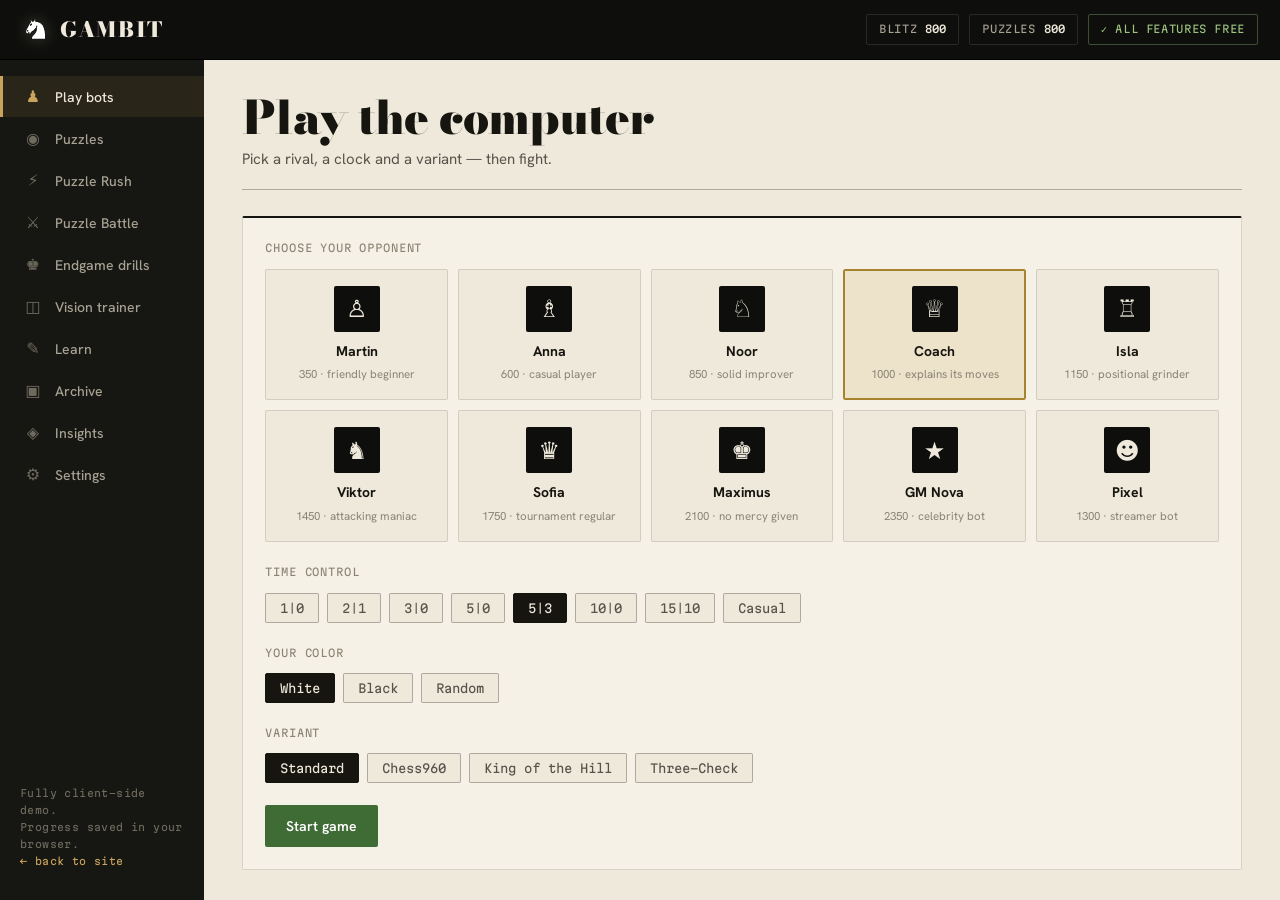
<file: app.html>
<!DOCTYPE html>
<html lang="en">
<head>
<meta charset="UTF-8">
<meta name="viewport" content="width=device-width, initial-scale=1.0">
<title>GAMBIT — Play</title>
<link rel="icon" href="pieces/cburnett/wN.svg" type="image/svg+xml">
<link rel="preconnect" href="https://fonts.googleapis.com">
<link rel="preconnect" href="https://fonts.gstatic.com" crossorigin>
<link href="https://fonts.googleapis.com/css2?family=Bodoni+Moda:ital,opsz,wght@0,6..96,500;0,6..96,700;0,6..96,900;1,6..96,500;1,6..96,700&family=Hanken+Grotesk:wght@400;500;600;700&family=Martian+Mono:wght@400;500&display=swap" rel="stylesheet">
<style>
/* GAMBIT app — same language as the landing page: ink chrome, paper workspace,
   Bodoni Moda / Hanken Grotesk / Martian Mono, board green + brass,
   red only for check, losses, low time and blunders.
   Variable names are kept (app.js and inline styles use them); on paper
   --ivory* are the dark text tones, the ink chrome redefines them light. */
:root{
  --ink:#0e0f0c; --ink-2:#161712; --ink-3:#22231d;
  --paper:#efe9dc; --paper-2:#e6dece; --paper-3:#d8cfbc; --paper-4:#cbc1ab;
  --panel:#f6f1e6; --panel-2:#f6f1e6;
  --line:rgba(22,21,15,.13); --line-strong:rgba(22,21,15,.3);
  --ivory:#16150f; --ivory-dim:#57534a; --ivory-faint:#8a8475;
  --gold:#a8832f; --gold-soft:rgba(201,164,92,.2);          /* brass */
  --green:#3f6b35; --green-hi:#4f8243; --green-soft:rgba(63,107,53,.12);
  --platinum:#6f7480; --diamond:#3d7f93; --diamond-soft:rgba(61,127,147,.12);
  --red:#c8472f; --red-soft:rgba(200,71,47,.12);
  --sq-light:#e8dfc5; --sq-dark:#4e6b45;
  --font-display:"Bodoni Moda",Georgia,serif; --font-body:"Hanken Grotesk",system-ui,sans-serif;
  --font-mono:"Martian Mono",ui-monospace,monospace;
}
.topbar,.sidebar{
  --ivory:#efe9dc; --ivory-dim:#a7a193; --ivory-faint:#6f6a5e;
  --line:rgba(239,233,220,.12); --line-strong:rgba(239,233,220,.24);
  --panel:#1a1b17; --gold:#c9a45c; --green:#9cc47f;
}
*{margin:0;padding:0;box-sizing:border-box}
[hidden]{display:none!important}
html,body{height:100%}
body{
  background:var(--paper);color:var(--ivory);font-family:var(--font-body);
  font-size:15px;line-height:1.55;-webkit-font-smoothing:antialiased;
  display:flex;flex-direction:column;overflow:hidden;
}
::selection{background:var(--green);color:#fff}
:focus-visible{outline:2px solid var(--gold);outline-offset:2px}
button{font-family:var(--font-body)}

/* ---------- topbar ---------- */
.topbar{
  display:flex;align-items:center;gap:18px;height:60px;padding:0 22px;
  background:var(--ink);color:var(--ivory);flex-shrink:0;border-bottom:1px solid #000;
}
.logo{
  font-family:var(--font-display);font-size:21px;font-weight:900;letter-spacing:.08em;color:var(--ivory);
  text-decoration:none;display:flex;align-items:center;gap:10px;
}
.logo img{width:28px;height:28px;filter:drop-shadow(0 0 8px rgba(239,233,220,.2))}
.logo .kn{display:none}
.topstats{margin-left:auto;display:flex;gap:10px;align-items:center;font-size:12px}
.stat-pill{
  display:flex;align-items:center;gap:8px;padding:6px 12px;border-radius:2px;
  border:1px solid var(--line);color:var(--ivory-dim);white-space:nowrap;
  font-family:var(--font-mono);font-size:10.5px;letter-spacing:.06em;text-transform:uppercase;
}
.stat-pill b{color:var(--ivory);font-weight:500;letter-spacing:0}
.stat-pill.free{color:var(--green);border-color:rgba(156,196,127,.35)}
#tier-badge{cursor:pointer}
#tier-badge.t-gold{color:var(--gold)}#tier-badge.t-platinum{color:var(--platinum)}#tier-badge.t-diamond{color:var(--diamond)}

/* ---------- layout ---------- */
.shell{display:flex;flex:1;min-height:0}
.sidebar{
  width:204px;flex-shrink:0;background:var(--ink-2);color:var(--ivory);
  padding:16px 0;display:flex;flex-direction:column;gap:1px;overflow-y:auto;
}
.snav{
  display:flex;align-items:center;gap:12px;padding:10px 20px;border-radius:0;
  background:transparent;border:0;border-left:3px solid transparent;color:var(--ivory-dim);font-size:14px;font-weight:500;
  cursor:pointer;text-align:left;transition:.15s;width:100%;
}
.snav .ic{width:20px;text-align:center;font-size:16px;color:var(--ivory-faint);transition:.15s}
.snav:hover{background:rgba(239,233,220,.04);color:var(--ivory)}
.snav.on{border-left-color:var(--gold);color:var(--ivory);background:rgba(201,164,92,.1)}
.snav.on .ic{color:var(--gold)}
.snav .lock{margin-left:auto;font-size:11px;color:var(--ivory-faint)}
.side-note{margin-top:auto;font-family:var(--font-mono);font-size:10px;letter-spacing:.04em;color:var(--ivory-faint);padding:14px 20px;line-height:1.7}
.side-note a{color:var(--gold);text-decoration:none}

.main{flex:1;overflow-y:auto;padding:34px clamp(16px,3vw,44px) 70px;background:var(--paper)}
.panel{display:none;max-width:1100px;margin:0 auto}
.panel.on{display:block;animation:fadein .35s ease}
@keyframes fadein{from{opacity:0;transform:translateY(8px)}}
.panel-head{margin-bottom:26px;padding-bottom:18px;border-bottom:1px solid var(--line-strong)}
.panel-head h1{font-family:var(--font-display);font-size:clamp(32px,3.6vw,46px);font-weight:900;letter-spacing:-.02em;line-height:1}
.panel-head p{color:var(--ivory-dim);font-size:15px;margin-top:8px}

/* ---------- shared ui ---------- */
.card{background:var(--panel);border:1px solid var(--line);border-top:2px solid var(--ivory);border-radius:2px;padding:22px}
.btn{
  display:inline-flex;align-items:center;justify-content:center;gap:8px;
  font-weight:600;font-size:14px;padding:11px 20px;border-radius:2px;
  border:1.5px solid transparent;cursor:pointer;transition:.18s;text-decoration:none;
}
.btn-gold{background:var(--green);color:#fff}
.btn-gold:hover{background:var(--green-hi);transform:translateY(-1px)}
.btn-ghost{border-color:var(--ivory);color:var(--ivory);background:transparent}
.btn-ghost:hover{background:var(--ivory);color:var(--paper)}
.btn-sm{padding:7px 14px;font-size:13px}
.btn:disabled{opacity:.4;cursor:not-allowed;transform:none}
.tag{
  display:inline-block;font-family:var(--font-mono);font-size:10px;letter-spacing:.06em;text-transform:uppercase;
  padding:3px 8px;border-radius:2px;border:1px solid var(--line-strong);color:var(--ivory-dim);
}
.tag.gold{color:var(--gold);border-color:rgba(168,131,47,.5);background:var(--gold-soft)}
.tag.green{color:var(--green);border-color:rgba(63,107,53,.45);background:var(--green-soft)}
.tag.diamond{color:var(--diamond);border-color:rgba(61,127,147,.45);background:var(--diamond-soft)}
.tag.red{color:var(--red);border-color:rgba(200,71,47,.45);background:var(--red-soft)}

/* ---------- board widget ---------- */
.gboard{
  display:grid;grid-template-columns:repeat(8,1fr);aspect-ratio:1;width:100%;
  border-radius:2px;overflow:hidden;box-shadow:0 0 0 6px var(--ink),0 28px 50px -24px rgba(14,15,12,.55);user-select:none;
}
.gboard .sq{position:relative;display:grid;place-items:center;aspect-ratio:1;font-size:clamp(20px,4.2vmin,40px);line-height:1;cursor:pointer}
.gboard .sq.l{background:var(--sq-light)}
.gboard .sq.d{background:var(--sq-dark)}
.gboard .sq .pc{position:relative;z-index:2}
.gboard .sq .pc.w{color:#fbf6e8;text-shadow:0 1px 0 rgba(0,0,0,.8),0 0 2px rgba(0,0,0,.55)}
.gboard .sq .pc.b{color:#1d2016;text-shadow:0 1px 0 rgba(255,255,255,.15)}
.gboard .sq.sel::before{content:"";position:absolute;inset:0;background:rgba(246,246,105,.55);z-index:1}
.gboard .sq.last::before{content:"";position:absolute;inset:0;background:rgba(246,246,105,.4);z-index:0}
.gboard .sq.chk::before{content:"";position:absolute;inset:0;background:radial-gradient(circle,#ff3b2a 0%,rgba(216,65,42,.85) 40%,rgba(216,65,42,0) 78%);z-index:1}
.gboard .sq .dot{position:absolute;width:26%;height:26%;border-radius:50%;background:rgba(14,15,12,.3);z-index:3;pointer-events:none}
.gboard .sq.l .dot{background:rgba(14,15,12,.22)}
.gboard .sq .ring{position:absolute;inset:6%;border-radius:50%;border:4px solid rgba(14,15,12,.28);z-index:3;pointer-events:none}
.gboard .sq .pcimg{width:88%;height:88%;position:relative;z-index:2;pointer-events:none;-webkit-user-drag:none;transition:transform .15s}
.gboard .sq:hover .pcimg{transform:translateY(-2px)}
.gboard .sq .coord{position:absolute;font-family:var(--font-mono);font-size:8.5px;font-weight:500;z-index:1;opacity:.8}
.gboard .sq .coord.f{right:3px;bottom:2px}
.gboard .sq .coord.r{left:3px;top:2px}
.gboard .sq.l .coord{color:var(--sq-dark)}
.gboard .sq.d .coord{color:var(--sq-light)}

/* ---------- settings ---------- */
.pieceset-row{display:flex;gap:12px;flex-wrap:wrap;margin-top:12px}
.pieceset-card{background:var(--paper);border:1px solid var(--line);border-radius:2px;padding:14px 20px;cursor:pointer;text-align:center;transition:.15s;min-width:118px}
.pieceset-card:hover{border-color:var(--ivory)}
.pieceset-card.sel{border-color:var(--gold);background:var(--gold-soft);box-shadow:inset 0 0 0 1px var(--gold)}
.pieceset-card .prev{display:flex;gap:3px;font-size:32px;margin-bottom:8px;align-items:center;justify-content:center;height:42px;color:var(--ivory)}
.pieceset-card .prev img{width:36px;height:36px}
.pieceset-card b{font-size:13px}
.swatch-row{display:flex;gap:12px;flex-wrap:wrap;margin-top:12px}
.swatch{width:84px;border-radius:2px;cursor:pointer;border:1px solid var(--line);overflow:hidden;background:var(--paper);transition:.15s;padding-bottom:5px}
.swatch:hover{border-color:var(--ivory);transform:translateY(-2px)}
.swatch.sel{border-color:var(--gold);box-shadow:inset 0 0 0 1px var(--gold)}
.swatch .grid{width:100%;height:58px;background:repeating-conic-gradient(var(--sw-d) 0% 25%, var(--sw-l) 0% 50%) 0 0/50% 50%}
.swatch span{display:block;font-size:11px;text-align:center;color:var(--ivory-dim);padding-top:5px}
.promo-row button .pcimg{width:44px;height:44px}

/* ---------- play panel ---------- */
.setup-grid{display:grid;grid-template-columns:1fr;gap:18px}
.bots-grid{display:grid;grid-template-columns:repeat(5,1fr);gap:10px;margin-top:12px}
.bot-card{background:var(--paper);border:1px solid var(--line);border-radius:2px;padding:16px 10px 14px;text-align:center;cursor:pointer;transition:.15s;position:relative}
.bot-card:hover{border-color:var(--ivory);transform:translateY(-2px)}
.bot-card.sel{border-color:var(--gold);background:var(--gold-soft);box-shadow:inset 0 0 0 1px var(--gold)}
.bot-card .face{width:46px;height:46px;border-radius:2px;margin:0 auto 9px;font-size:24px;display:grid;place-items:center;background:var(--ink);color:#efe9dc}
.bot-card b{display:block;font-size:14px}
.bot-card small{color:var(--ivory-faint);font-size:11.5px}
.bot-card .locked-ov{position:absolute;inset:0;border-radius:2px;background:rgba(239,233,220,.8);display:grid;place-items:center;font-size:11px;color:var(--gold);font-weight:600}
.opt-row{display:flex;gap:8px;flex-wrap:wrap;margin-top:12px}
.opt{padding:7px 14px;border-radius:2px;font-family:var(--font-mono);font-size:12px;background:var(--paper);border:1px solid var(--line-strong);color:var(--ivory-dim);cursor:pointer;transition:.15s}
.opt:hover{border-color:var(--ivory);color:var(--ivory)}
.opt.sel{border-color:var(--ivory);color:var(--paper);background:var(--ivory)}
.setup-label{font-family:var(--font-mono);font-size:10.5px;letter-spacing:.08em;text-transform:uppercase;color:var(--ivory-faint);margin-top:22px}

.game-layout{display:grid;grid-template-columns:minmax(300px,580px) minmax(240px,1fr);gap:30px;align-items:start}
.player-bar{display:flex;align-items:center;gap:12px;padding:12px 2px}
.player-bar .face{width:36px;height:36px;border-radius:2px;background:var(--ink);color:#efe9dc;display:grid;place-items:center;font-size:18px;flex-shrink:0}
.player-bar b{font-size:14px}
.player-bar small{color:var(--ivory-faint);font-size:11.5px;display:block}
.clock{
  margin-left:auto;font-family:var(--font-mono);font-variant-numeric:tabular-nums;font-weight:500;font-size:19px;
  padding:7px 14px;border-radius:2px;background:var(--paper-2);border:1px solid var(--line);color:var(--ivory-faint);min-width:96px;text-align:center;
}
.clock.on{color:#efe9dc;background:var(--ink);border-color:var(--ink)}
.clock.low{color:#fff;background:var(--red);border-color:var(--red)}
.side-col .card{margin-bottom:16px}
.movelist{max-height:300px;overflow-y:auto;font-family:var(--font-mono);font-size:12.5px;font-variant-numeric:tabular-nums;display:grid;grid-template-columns:34px 1fr 1fr;gap:1px 8px}
.movelist .no{color:var(--ivory-faint)}
.movelist span{padding:3px 5px;border-radius:2px}
.movelist span.cur{background:var(--gold-soft);color:var(--ivory);box-shadow:inset 2px 0 0 var(--gold)}
.coach-bubble{font-size:13.5px;color:var(--ivory-dim);background:var(--paper);border-left:3px solid var(--green);padding:12px 14px;margin-top:12px}
.coach-bubble b{color:var(--green)}
.game-status{font-size:14px;color:var(--ivory-dim);min-height:20px;margin:10px 0}
.game-btns{display:flex;gap:8px;flex-wrap:wrap}
.checks-track{display:flex;gap:5px;margin-top:6px}
.checks-track span{width:14px;height:14px;border-radius:2px;background:var(--paper-2);border:1px solid var(--line-strong)}
.checks-track span.hit{background:var(--red);border-color:var(--red)}

/* ---------- puzzle panels ---------- */
.puz-layout{display:grid;grid-template-columns:minmax(300px,540px) minmax(240px,1fr);gap:30px;align-items:start}
.puz-meta .big-num{font-family:var(--font-display);font-size:48px;font-weight:900;line-height:1}
.puz-meta .lbl{font-family:var(--font-mono);font-size:10px;letter-spacing:.08em;text-transform:uppercase;color:var(--ivory-faint)}
.puz-feedback{font-size:15px;min-height:22px;margin-top:10px;font-weight:600}
.puz-feedback.good{color:var(--green)}
.puz-feedback.bad{color:var(--red)}
.streak-flame{font-size:26px}
.stat-row{display:flex;gap:24px;margin-top:14px;flex-wrap:wrap}
.stat-row>div b{display:block;font-family:var(--font-display);font-size:28px;font-weight:900}
.stat-row>div span{font-family:var(--font-mono);font-size:10px;color:var(--ivory-faint);letter-spacing:.06em;text-transform:uppercase}
.rush-hud{display:flex;align-items:center;gap:18px;margin-bottom:16px;flex-wrap:wrap}
.rush-hud .timer{font-family:var(--font-mono);font-variant-numeric:tabular-nums;font-size:32px;font-weight:500}
.rush-hud .timer.low{color:var(--red)}
.strikes{display:flex;gap:6px}
.strikes span{width:30px;height:30px;border-radius:2px;display:grid;place-items:center;background:var(--paper);border:1.5px solid var(--paper-4);font-size:14px;font-weight:700;color:var(--paper-4)}
.strikes span.hit{color:var(--red);border-color:var(--red);background:var(--red-soft)}
.battle-scores{display:flex;gap:14px;align-items:center;margin-bottom:14px}
.battle-scores .bscore{flex:1;text-align:center;background:var(--paper);border:1px solid var(--line);border-top:2px solid var(--ivory);border-radius:2px;padding:12px}
.battle-scores .bscore b{font-family:var(--font-display);font-size:34px;font-weight:900;display:block}
.battle-scores .bscore.me b{color:var(--green)}
.battle-scores .bscore.opp b{color:var(--red)}
.battle-scores .vs{font-family:var(--font-display);font-style:italic;color:var(--ivory-faint)}

/* ---------- drills ---------- */
.drill-grid{display:grid;grid-template-columns:repeat(3,1fr);gap:0;border-top:2px solid var(--ivory)}
.drill-card{background:transparent;border:0;border-bottom:1px solid var(--line);border-right:1px solid var(--line);border-radius:0;padding:22px 20px;cursor:pointer;transition:.15s;position:relative}
.drill-card:nth-child(3n){border-right:0}
.drill-card:hover{background:var(--panel)}
.drill-card h4{font-family:var(--font-display);font-size:22px;font-weight:700;margin-bottom:4px}
.drill-card p{font-size:13.5px;color:var(--ivory-dim)}
.drill-card .done{position:absolute;top:18px;right:18px;color:var(--green);font-size:16px}
.drill-card.locked{opacity:.5}

/* ---------- vision ---------- */
.vision-target{font-family:var(--font-display);font-size:64px;font-weight:900;font-style:italic;text-align:center;letter-spacing:.01em;min-height:78px}
.vision-target .good{color:var(--green)}
.vision-target .bad{color:var(--red)}

/* ---------- learn ---------- */
.lesson{border:0;border-bottom:1px solid var(--line);border-radius:0;margin-bottom:0;background:transparent;overflow:hidden}
.lesson:first-child{border-top:2px solid var(--ivory)}
.lesson summary{padding:18px 4px;cursor:pointer;font-family:var(--font-display);font-weight:700;font-size:20px;list-style:none;display:flex;align-items:center;gap:14px}
.lesson summary .ic{color:var(--green);font-family:var(--font-body);font-size:18px;width:24px;text-align:center}
.lesson summary::after{content:"+";margin-left:auto;font-family:var(--font-mono);font-size:16px;color:var(--ivory-faint)}
.lesson[open] summary::after{content:"−"}
.lesson summary::-webkit-details-marker{display:none}
.lesson .body{padding:0 4px 20px 42px;font-size:15px;color:var(--ivory-dim);line-height:1.7;max-width:72ch}
.lesson .body p{margin-bottom:10px}
.lesson .body b{color:var(--ivory)}
.theme-grid{display:grid;grid-template-columns:repeat(3,1fr);gap:12px;margin-top:14px}

/* ---------- archive ---------- */
.arch-table{width:100%;border-collapse:collapse;font-size:14px}
.arch-table th{text-align:left;padding:10px 12px;font-family:var(--font-mono);font-size:10px;letter-spacing:.06em;text-transform:uppercase;color:var(--ivory-faint);border-bottom:2px solid var(--ivory)}
.arch-table td{padding:11px 12px;border-bottom:1px solid var(--line)}
.arch-table tr.g{cursor:pointer;transition:.12s}
.arch-table tr.g:hover{background:var(--paper-2)}
.res-w{color:var(--green);font-weight:700}
.res-l{color:var(--red);font-weight:700}
.res-d{color:var(--ivory-faint);font-weight:700}

/* ---------- insights ---------- */
.ins-grid{display:grid;grid-template-columns:1fr 1fr;gap:18px}
.ins-grid canvas{width:100%;height:150px}
.gate-card{text-align:center;padding:50px 30px}
.gate-card .big{font-size:40px;margin-bottom:12px}

/* ---------- membership (legacy, unused) ---------- */
.mem-grid{display:grid;grid-template-columns:repeat(4,1fr);gap:14px}
.mem-card{background:var(--panel);border:1px solid var(--line);border-radius:2px;padding:20px;display:flex;flex-direction:column}
.mem-card h4{font-family:var(--font-display);font-size:20px;font-weight:700;margin-bottom:2px}
.mem-card .pr{font-size:12px;color:var(--ivory-faint);margin-bottom:12px}
.mem-card ul{list-style:none;font-size:12px;color:var(--ivory-dim);flex:1;margin-bottom:14px}
.mem-card ul li{padding:4px 0 4px 16px;position:relative}
.mem-card ul li::before{content:"✓";position:absolute;left:0;color:var(--green)}
.mem-card.cur{border-color:var(--gold)}
.mem-card.cur .curtag{color:var(--gold);font-size:10.5px;font-weight:700;letter-spacing:.1em;text-transform:uppercase}

/* ---------- review ---------- */
.rev-list{max-height:340px;overflow-y:auto;font-size:13.5px}
.rev-row{display:flex;gap:10px;align-items:baseline;padding:7px 8px;border-bottom:1px solid var(--line)}
.rev-row .mv{font-family:var(--font-mono);font-size:12.5px;font-variant-numeric:tabular-nums;min-width:80px}
.rev-row .cls{font-size:11.5px;font-weight:700;min-width:86px}
.rev-row .cmt{color:var(--ivory-faint);font-size:12.5px}
.c-Best{color:#4a8a31}.c-Excellent{color:#6f9a3c}.c-Good{color:#7f8f6c}
.c-Inaccuracy{color:#b8860b}.c-Mistake{color:#d06a1f}.c-Blunder{color:var(--red)}
.acc-big{font-family:var(--font-display);font-size:44px;font-weight:900}
.rev-progress{height:4px;border-radius:0;background:var(--paper-3);overflow:hidden;margin:12px 0}
.rev-progress div{height:100%;background:var(--green);width:0%;transition:width .2s}

/* ---------- modal & toast ---------- */
.modal-back{position:fixed;inset:0;background:rgba(14,15,12,.6);backdrop-filter:blur(3px);display:none;place-items:center;z-index:200;padding:20px}
.modal-back.on{display:grid}
.modal{background:var(--paper);border-top:4px solid var(--ink);border-radius:2px;padding:30px;max-width:540px;width:100%;max-height:86vh;overflow-y:auto;box-shadow:0 40px 90px rgba(0,0,0,.45);animation:fadein .25s ease}
.modal h3{font-family:var(--font-display);font-size:30px;font-weight:900;margin-bottom:10px;line-height:1.05}
.modal p{color:var(--ivory-dim);font-size:14.5px;margin-bottom:16px}
.promo-row{display:flex;gap:10px;justify-content:center}
.promo-row button{width:68px;height:68px;font-size:38px;border-radius:2px;cursor:pointer;background:var(--paper-2);border:1px solid var(--line-strong);color:var(--ivory);transition:.15s}
.promo-row button:hover{border-color:var(--gold);background:var(--gold-soft)}
#toast{
  position:fixed;bottom:24px;left:50%;transform:translateX(-50%) translateY(90px);
  background:var(--ink);color:#efe9dc;border-left:3px solid #c9a45c;
  padding:12px 22px;border-radius:2px;font-size:14px;z-index:300;
  transition:transform .3s cubic-bezier(.2,.7,.2,1);pointer-events:none;max-width:90vw;box-shadow:0 18px 40px rgba(0,0,0,.35);
}
#toast.on{transform:translateX(-50%) translateY(0)}

/* ---------- responsive ---------- */
@media(max-width:900px){
  .sidebar{width:58px;padding:12px 0}
  .snav{justify-content:center;padding:11px 0;border-left-width:0;border-bottom:0}
  .snav.on{box-shadow:inset 3px 0 0 var(--gold)}
  .snav .txt,.snav .lock,.side-note{display:none}
  .game-layout,.puz-layout{grid-template-columns:1fr}
  .bots-grid{grid-template-columns:repeat(3,1fr)}
  .drill-grid,.theme-grid{grid-template-columns:repeat(2,1fr)}
  .drill-card:nth-child(3n){border-right:1px solid var(--line)}
  .drill-card:nth-child(2n){border-right:0}
  .mem-grid,.ins-grid{grid-template-columns:1fr 1fr}
  .main{padding:22px 14px 50px}
  .topstats .hide-m{display:none}
}
@media(max-width:560px){
  .mem-grid,.ins-grid,.drill-grid,.theme-grid,.bots-grid{grid-template-columns:1fr 1fr}
  .topbar{padding:0 14px}
}
@media(prefers-reduced-motion:reduce){*,*::before,*::after{animation:none!important;transition:none!important}}
</style>
</head>
<body>

<div class="topbar">
  <a class="logo" href="index.html"><img src="pieces/cburnett/wN.svg" alt="">GAMBIT</a>
  <div class="topstats">
    <span class="stat-pill hide-m">Blitz <b id="top-blitz">800</b></span>
    <span class="stat-pill hide-m">Puzzles <b id="top-puzzle">800</b></span>
    <span class="stat-pill free">✓ All features free</span>
  </div>
</div>

<div class="shell">
  <nav class="sidebar" id="sidebar">
    <button class="snav on" data-p="play"><span class="ic">♟</span><span class="txt">Play bots</span></button>
    <button class="snav" data-p="puzzles"><span class="ic">◉</span><span class="txt">Puzzles</span></button>
    <button class="snav" data-p="rush"><span class="ic">⚡</span><span class="txt">Puzzle Rush</span></button>
    <button class="snav" data-p="battle"><span class="ic">⚔</span><span class="txt">Puzzle Battle</span></button>
    <button class="snav" data-p="drills"><span class="ic">♚</span><span class="txt">Endgame drills</span></button>
    <button class="snav" data-p="vision"><span class="ic">◫</span><span class="txt">Vision trainer</span></button>
    <button class="snav" data-p="learn"><span class="ic">✎</span><span class="txt">Learn</span></button>
    <button class="snav" data-p="archive"><span class="ic">▣</span><span class="txt">Archive</span></button>
    <button class="snav" data-p="insights"><span class="ic">◈</span><span class="txt">Insights</span></button>
    <button class="snav" data-p="settings"><span class="ic">⚙</span><span class="txt">Settings</span></button>
    <div class="side-note">Fully client-side demo.<br>Progress saved in your browser.<br><a href="index.html">← back to site</a></div>
  </nav>

  <main class="main">

    <!-- ============ PLAY ============ -->
    <div class="panel on" id="panel-play">
      <div class="panel-head"><h1>Play the computer</h1><p>Pick a rival, a clock and a variant — then fight.</p></div>
      <div id="play-setup">
        <div class="card">
          <div class="setup-label" style="margin-top:0">Choose your opponent</div>
          <div class="bots-grid" id="bots-grid"></div>
          <div class="setup-label">Time control</div>
          <div class="opt-row" id="tc-row"></div>
          <div class="setup-label">Your color</div>
          <div class="opt-row" id="color-row">
            <button class="opt sel" data-v="w">White</button>
            <button class="opt" data-v="b">Black</button>
            <button class="opt" data-v="r">Random</button>
          </div>
          <div class="setup-label">Variant</div>
          <div class="opt-row" id="var-row">
            <button class="opt sel" data-v="standard">Standard</button>
            <button class="opt" data-v="960">Chess960</button>
            <button class="opt" data-v="koth">King of the Hill</button>
            <button class="opt" data-v="3check">Three-Check</button>
          </div>
          <div style="margin-top:22px;display:flex;gap:10px;align-items:center;flex-wrap:wrap">
            <button class="btn btn-gold" id="btn-start-game">Start game</button>
            <span style="font-size:12px;color:var(--ivory-faint)" id="setup-note"></span>
          </div>
        </div>
      </div>
      <div id="play-game" style="display:none">
        <div class="game-layout">
          <div>
            <div class="player-bar" id="bar-top"></div>
            <div id="board-play"></div>
            <div class="player-bar" id="bar-bottom"></div>
          </div>
          <div class="side-col">
            <div class="card">
              <div class="setup-label" style="margin-top:0">Moves</div>
              <div class="movelist" id="movelist"></div>
              <div class="game-status" id="game-status"></div>
              <div id="checks-ui" style="display:none;font-size:12px;color:var(--ivory-faint)">
                Checks — you: <span class="checks-track" id="chk-me"></span> bot: <span class="checks-track" id="chk-bot"></span>
              </div>
              <div class="game-btns" style="margin-top:12px">
                <button class="btn btn-ghost btn-sm" id="btn-hint">Hint</button>
                <button class="btn btn-ghost btn-sm" id="btn-flip">Flip</button>
                <button class="btn btn-ghost btn-sm" id="btn-resign">Resign</button>
                <button class="btn btn-ghost btn-sm" id="btn-abort">New game</button>
              </div>
              <div class="coach-bubble" id="coach-bubble" style="display:none"></div>
            </div>
            <div class="card" id="postgame" style="display:none">
              <div class="setup-label" style="margin-top:0">Game over</div>
              <div id="postgame-txt" style="font-size:14px;margin:8px 0 14px"></div>
              <div class="game-btns">
                <button class="btn btn-gold btn-sm" id="btn-review">Game Review</button>
                <button class="btn btn-ghost btn-sm" id="btn-rematch">Rematch</button>
              </div>
            </div>
          </div>
        </div>
      </div>
    </div>

    <!-- ============ PUZZLES ============ -->
    <div class="panel" id="panel-puzzles">
      <div class="panel-head"><h1>Puzzles</h1><p>Rated tactics and the Daily Puzzle — every position is engine-verified.</p></div>
      <div class="puz-layout">
        <div>
          <div id="board-puzzle"></div>
          <div class="puz-feedback" id="puz-feedback"></div>
        </div>
        <div class="side-col">
          <div class="card">
            <div class="setup-label" style="margin-top:0">Daily Puzzle <span id="daily-date" style="letter-spacing:0;text-transform:none"></span></div>
            <div class="stat-row">
              <div><b id="streak-count">0</b><span>day streak</span></div>
              <div><b id="daily-state">—</b><span>today</span></div>
            </div>
            <button class="btn btn-gold btn-sm" id="btn-daily" style="margin-top:14px">Solve today's puzzle</button>
          </div>
          <div class="card">
            <div class="setup-label" style="margin-top:0">Rated Puzzles</div>
            <div class="stat-row">
              <div><b id="puz-rating">800</b><span>puzzle rating</span></div>
              <div><b id="puz-solved">0</b><span>solved total</span></div>
            </div>
            <div style="display:flex;gap:8px;margin-top:14px">
              <button class="btn btn-gold btn-sm" id="btn-rated">Rated puzzle</button>
              <button class="btn btn-ghost btn-sm" id="btn-practice">Practice (unrated)</button>
            </div>
          </div>
          <div class="card" id="puz-info" style="display:none">
            <div class="setup-label" style="margin-top:0">Current puzzle</div>
            <div style="font-size:13.5px;color:var(--ivory-dim)" id="puz-desc"></div>
            <button class="btn btn-ghost btn-sm" id="btn-puz-giveup" style="margin-top:12px">Give up</button>
          </div>
        </div>
      </div>
    </div>

    <!-- ============ RUSH ============ -->
    <div class="panel" id="panel-rush">
      <div class="panel-head"><h1>Puzzle Rush</h1><p>5 minutes. Escalating difficulty. Three strikes and you're out.</p></div>
      <div class="puz-layout">
        <div>
          <div class="rush-hud">
            <div class="timer" id="rush-timer">5:00</div>
            <div class="strikes" id="rush-strikes"><span>✗</span><span>✗</span><span>✗</span></div>
            <div style="margin-left:auto" class="puz-meta"><div class="big-num" id="rush-score">0</div><div class="lbl">score</div></div>
          </div>
          <div id="board-rush"></div>
          <div class="puz-feedback" id="rush-feedback"></div>
        </div>
        <div class="side-col">
          <div class="card">
            <div class="stat-row" style="margin-top:0">
              <div><b id="rush-best">0</b><span>best score</span></div>
            </div>
            <button class="btn btn-gold" id="btn-rush-start" style="margin-top:16px">Start Puzzle Rush</button>
          </div>
        </div>
      </div>
    </div>

    <!-- ============ BATTLE ============ -->
    <div class="panel" id="panel-battle">
      <div class="panel-head"><h1>Puzzle Battle</h1><p>Same puzzles, same clock — race a matched rival for 3 minutes.</p></div>
      <div class="puz-layout">
        <div>
          <div class="battle-scores">
            <div class="bscore me"><b id="bat-me">0</b>you</div>
            <div class="vs">vs</div>
            <div class="bscore opp"><b id="bat-opp">0</b><span id="bat-opp-name">rival</span></div>
          </div>
          <div class="rush-hud">
            <div class="timer" id="bat-timer">3:00</div>
            <div class="strikes" id="bat-strikes"><span>✗</span><span>✗</span><span>✗</span></div>
          </div>
          <div id="board-battle"></div>
          <div class="puz-feedback" id="bat-feedback"></div>
        </div>
        <div class="side-col">
          <div class="card">
            <div class="stat-row" style="margin-top:0">
              <div><b id="bat-rating">800</b><span>battle rating</span></div>
              <div><b id="bat-pts">0</b><span>season points</span></div>
            </div>
            <button class="btn btn-gold" id="btn-bat-start" style="margin-top:16px">Find opponent</button>
            <div style="font-size:11.5px;color:var(--ivory-faint);margin-top:10px">Win streaks multiply season points. Season resets monthly.</div>
          </div>
        </div>
      </div>
    </div>

    <!-- ============ DRILLS ============ -->
    <div class="panel" id="panel-drills">
      <div class="panel-head"><h1>Endgame drills</h1><p>Convert winning endgames against a stubborn engine. Draws count as a fail — technique matters.</p></div>
      <div id="drill-list"><div class="drill-grid" id="drill-grid"></div></div>
      <div id="drill-play" style="display:none">
        <div class="puz-layout">
          <div>
            <div id="board-drill"></div>
            <div class="puz-feedback" id="drill-feedback"></div>
          </div>
          <div class="side-col">
            <div class="card">
              <div class="setup-label" style="margin-top:0" id="drill-title">Drill</div>
              <p style="font-size:13px;color:var(--ivory-dim);margin:8px 0 14px" id="drill-desc"></p>
              <div class="game-btns">
                <button class="btn btn-ghost btn-sm" id="btn-drill-restart">Restart</button>
                <button class="btn btn-ghost btn-sm" id="btn-drill-back">All drills</button>
              </div>
            </div>
          </div>
        </div>
      </div>
    </div>

    <!-- ============ VISION ============ -->
    <div class="panel" id="panel-vision">
      <div class="panel-head"><h1>Vision trainer</h1><p>30 seconds — click the named square as fast as you can. Board coordinates become reflex.</p></div>
      <div class="puz-layout">
        <div>
          <div class="vision-target" id="vision-target">—</div>
          <div id="board-vision"></div>
        </div>
        <div class="side-col">
          <div class="card">
            <div class="stat-row" style="margin-top:0">
              <div><b id="vis-time">30</b><span>seconds</span></div>
              <div><b id="vis-score">0</b><span>score</span></div>
              <div><b id="vis-best">0</b><span>best</span></div>
            </div>
            <div class="opt-row" style="margin-top:14px">
              <button class="opt sel" id="vis-side-w">As White</button>
              <button class="opt" id="vis-side-b">As Black</button>
            </div>
            <button class="btn btn-gold" id="btn-vis-start" style="margin-top:14px">Start</button>
          </div>
        </div>
      </div>
    </div>

    <!-- ============ LEARN ============ -->
    <div class="panel" id="panel-learn">
      <div class="panel-head"><h1>Learn</h1><p>The free "New to Chess" guide, plus themed checkmate trainers.</p></div>
      <div id="learn-lessons"></div>
      <div class="card" style="margin-top:20px">
        <div class="setup-label" style="margin-top:0">Themed trainers</div>
        <div class="theme-grid" id="theme-grid"></div>
      </div>
      <div id="learn-play" style="display:none;margin-top:20px">
        <div class="puz-layout">
          <div>
            <div id="board-learn"></div>
            <div class="puz-feedback" id="learn-feedback"></div>
          </div>
          <div class="side-col">
            <div class="card">
              <div class="setup-label" style="margin-top:0" id="learn-title">Trainer</div>
              <div class="stat-row"><div><b id="learn-prog">0/0</b><span>progress</span></div></div>
              <button class="btn btn-ghost btn-sm" id="btn-learn-back" style="margin-top:12px">Back to sets</button>
            </div>
          </div>
        </div>
      </div>
    </div>

    <!-- ============ ARCHIVE ============ -->
    <div class="panel" id="panel-archive">
      <div class="panel-head"><h1>Archive</h1><p>Every game you've played here, stored in your browser. Click a game to replay it.</p></div>
      <div class="card" style="padding:6px 6px">
        <table class="arch-table">
          <thead><tr><th>Date</th><th>Opponent</th><th>You</th><th>Time</th><th>Variant</th><th>Result</th><th>Moves</th></tr></thead>
          <tbody id="arch-body"></tbody>
        </table>
        <div id="arch-empty" style="padding:30px;text-align:center;color:var(--ivory-faint);font-size:13.5px">No games yet — go beat a bot.</div>
      </div>
    </div>

    <!-- ============ INSIGHTS ============ -->
    <div class="panel" id="panel-insights">
      <div class="panel-head"><h1>Insights</h1><p>Aggregated performance data across all your games.</p></div>
      <div id="insights-body">
        <div class="stat-row card" style="margin-bottom:16px;gap:34px">
          <div><b id="ins-games">0</b><span>games</span></div>
          <div><b id="ins-wins">0</b><span>wins</span></div>
          <div><b id="ins-draws">0</b><span>draws</span></div>
          <div><b id="ins-losses">0</b><span>losses</span></div>
          <div><b id="ins-acc">—</b><span>avg accuracy</span></div>
          <div><b id="ins-fav">—</b><span>most played rival</span></div>
        </div>
        <div class="ins-grid">
          <div class="card"><div class="setup-label" style="margin-top:0">Blitz rating</div><canvas id="ch-blitz" width="440" height="150"></canvas></div>
          <div class="card"><div class="setup-label" style="margin-top:0">Puzzle rating</div><canvas id="ch-puzzle" width="440" height="150"></canvas></div>
        </div>
      </div>
    </div>

    <!-- ============ SETTINGS ============ -->
    <div class="panel" id="panel-settings">
      <div class="panel-head"><h1>Settings</h1><p>Make the board yours — changes apply instantly and are saved in your browser.</p></div>
      <div class="card">
        <div class="setup-label" style="margin-top:0">Piece style</div>
        <div class="pieceset-row" id="pieceset-row"></div>
        <div class="setup-label">Board theme</div>
        <div class="swatch-row" id="swatch-row"></div>
        <div style="margin-top:22px;font-size:11.5px;color:var(--ivory-faint)">Piece artwork: “cburnett” (Colin M. L. Burnett) and “Merida” sets, via lichess — freely licensed.</div>
      </div>
      <div class="card" style="margin-top:16px">
        <div class="setup-label" style="margin-top:0">Danger zone</div>
        <p style="font-size:13px;color:var(--ivory-dim);margin:8px 0 12px">Wipe all local progress — ratings, games, streaks, settings.</p>
        <button class="btn btn-ghost btn-sm" id="btn-reset-all">Reset everything</button>
      </div>
    </div>

  </main>
</div>

<!-- modals -->
<div class="modal-back" id="modal-promo">
  <div class="modal" style="max-width:360px;text-align:center">
    <h3>Promote to</h3>
    <div class="promo-row" id="promo-row"></div>
  </div>
</div>

<div class="modal-back" id="modal-result">
  <div class="modal" style="max-width:400px;text-align:center">
    <h3 id="res-title">Game over</h3>
    <p id="res-sub"></p>
    <div id="res-rating" style="font-family:var(--font-display);font-size:30px;margin-bottom:18px"></div>
    <div style="display:flex;gap:10px;justify-content:center">
      <button class="btn btn-gold" id="res-review">Game Review</button>
      <button class="btn btn-ghost" id="res-close">Close</button>
    </div>
  </div>
</div>

<div class="modal-back" id="modal-review">
  <div class="modal" style="max-width:600px">
    <h3>Game Review</h3>
    <div id="rev-running">
      <p>Analyzing every move with the engine…</p>
      <div class="rev-progress"><div id="rev-bar"></div></div>
    </div>
    <div id="rev-done" style="display:none">
      <div style="display:flex;gap:30px;align-items:baseline;margin-bottom:12px">
        <div><div class="acc-big" id="rev-acc-me">—</div><div class="lbl" style="font-size:11px;color:var(--ivory-faint)">YOUR ACCURACY</div></div>
        <div><div class="acc-big" id="rev-acc-opp" style="color:var(--ivory-dim)">—</div><div class="lbl" style="font-size:11px;color:var(--ivory-faint)">OPPONENT</div></div>
      </div>
      <div class="rev-list" id="rev-list"></div>
      <p id="rev-coach-note" style="margin-top:12px;font-size:12px"></p>
    </div>
    <div style="margin-top:16px;text-align:right"><button class="btn btn-ghost btn-sm" id="rev-close">Close</button></div>
  </div>
</div>

<div class="modal-back" id="modal-replay">
  <div class="modal" style="max-width:520px">
    <h3 id="rp-title">Replay</h3>
    <div id="board-replay" style="max-width:420px;margin:0 auto"></div>
    <div style="display:flex;gap:8px;justify-content:center;margin-top:16px;align-items:center">
      <button class="btn btn-ghost btn-sm" id="rp-start">⏮</button>
      <button class="btn btn-ghost btn-sm" id="rp-prev">◀</button>
      <span id="rp-pos" style="font-size:13px;color:var(--ivory-dim);min-width:70px;text-align:center">0 / 0</span>
      <button class="btn btn-ghost btn-sm" id="rp-next">▶</button>
      <button class="btn btn-ghost btn-sm" id="rp-end">⏭</button>
      <button class="btn btn-ghost btn-sm" id="rp-close" style="margin-left:12px">Close</button>
    </div>
  </div>
</div>

<div id="toast"></div>

<script src="engine.js?v=7"></script>
<script src="puzzles.js?v=7"></script>
<script src="app.js?v=8"></script>
</body>
</html>
</file>
